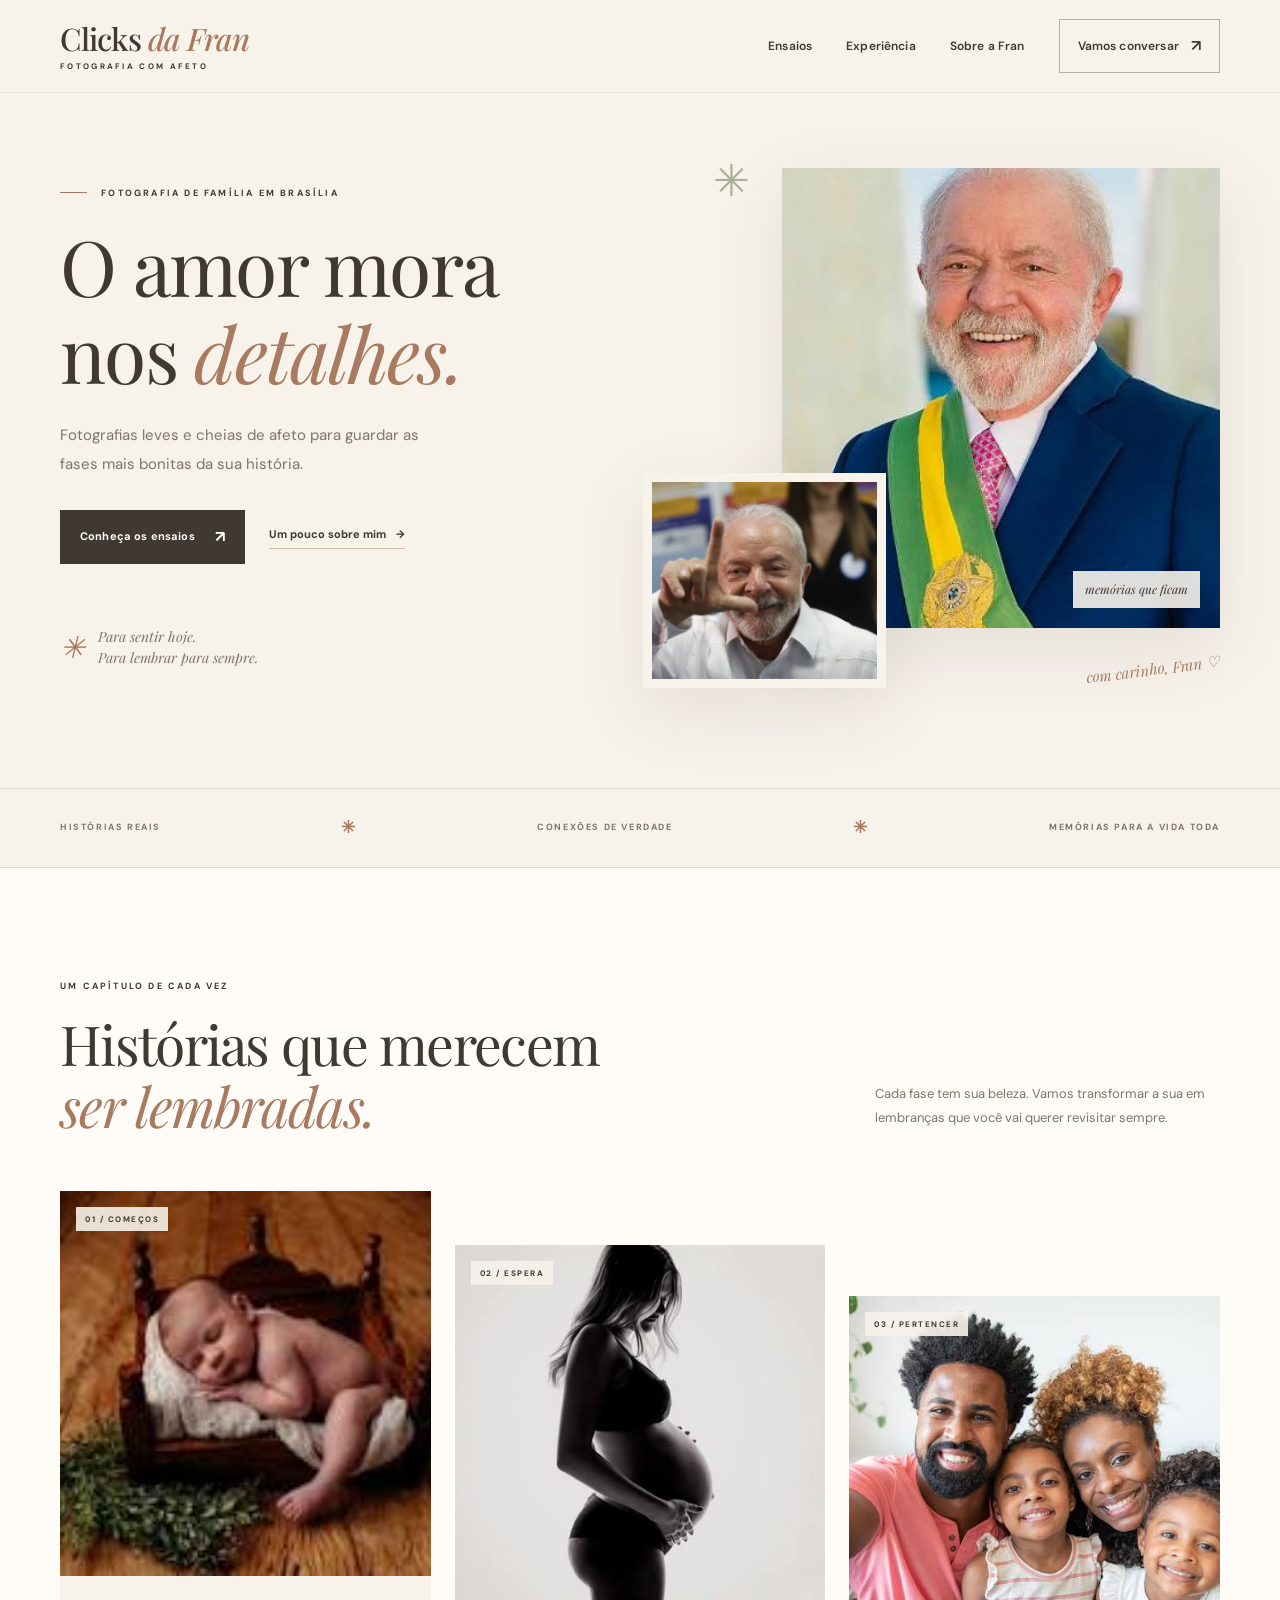
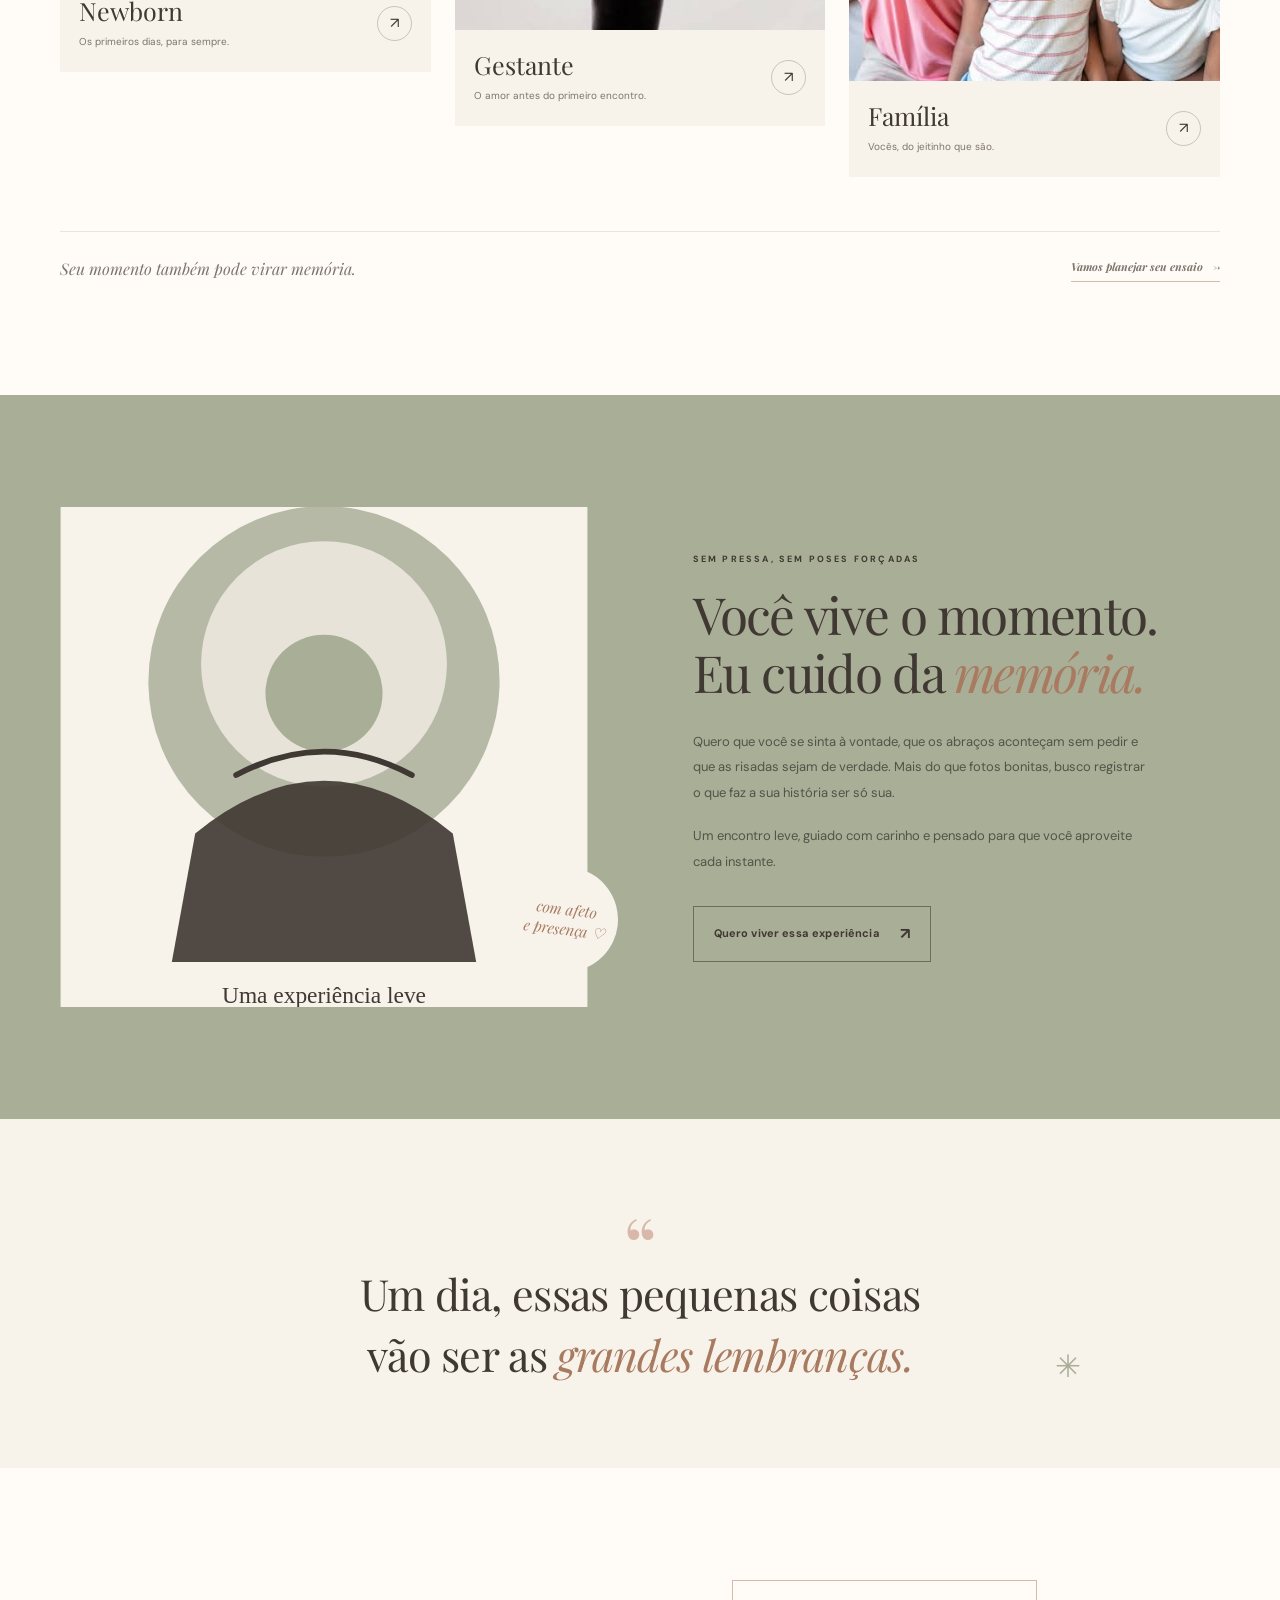
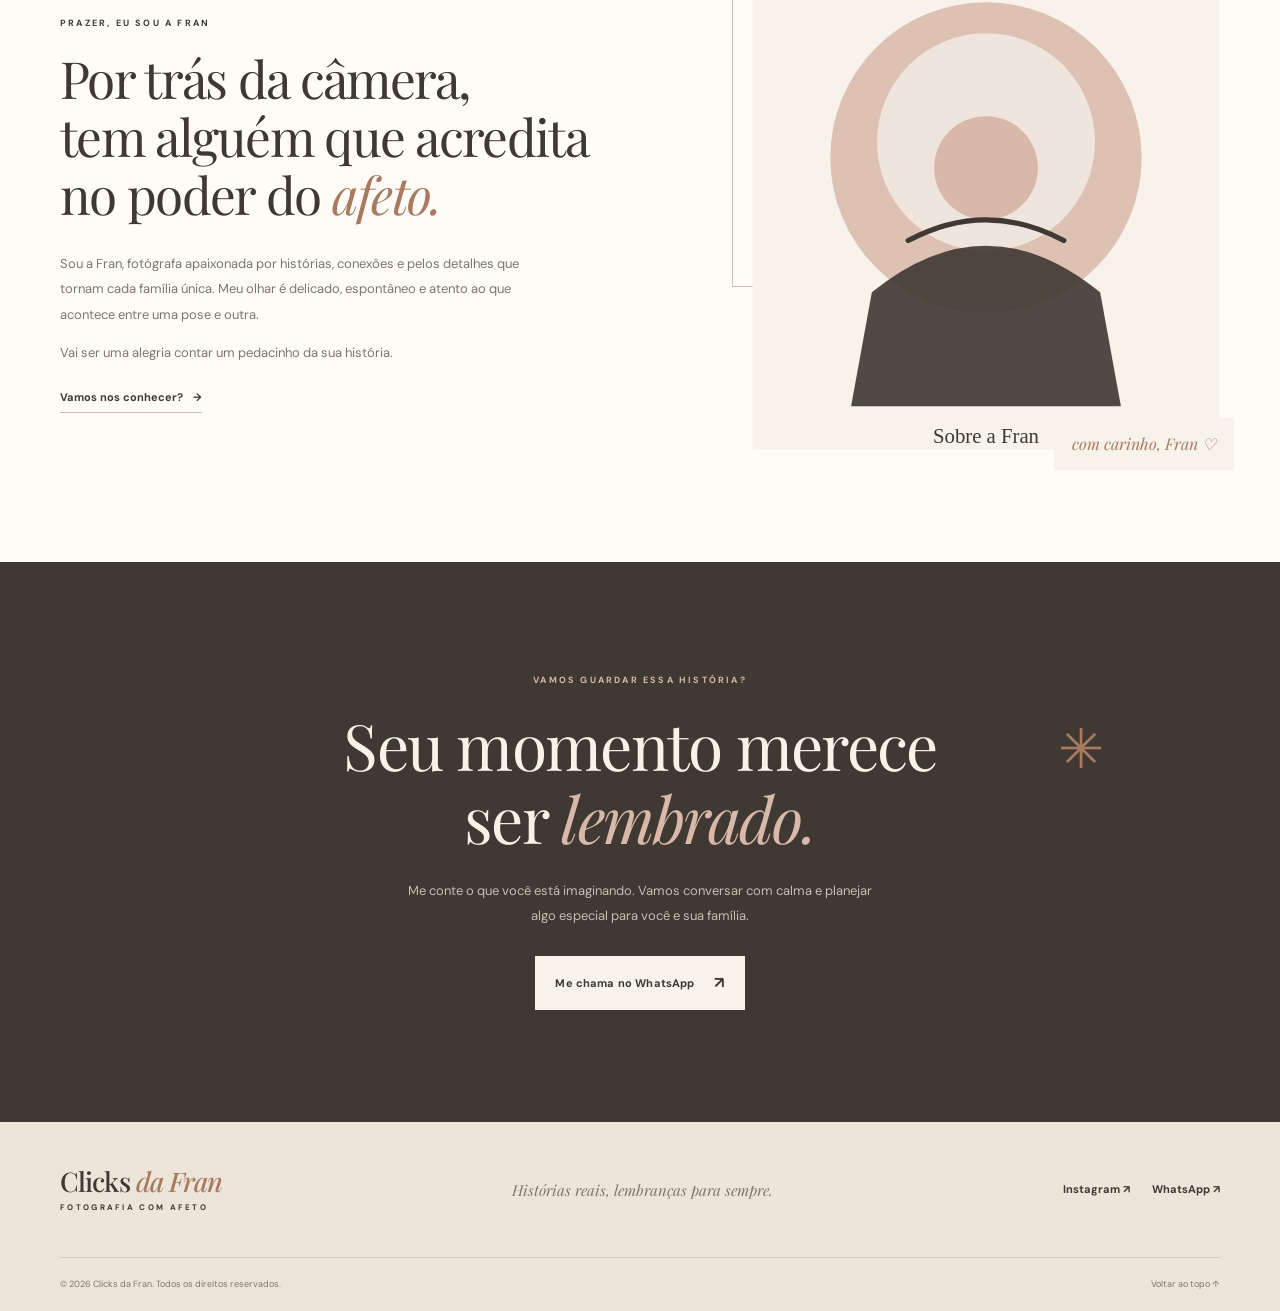
<file: index.html>
<!doctype html>
<html lang="pt-BR">
<head>
  <meta charset="utf-8">
  <meta name="viewport" content="width=device-width, initial-scale=1">
  <meta name="theme-color" content="#F7F2EA">
  <meta name="description" content="Fotografia de família, gestante e recém-nascidos em Brasília. Memórias delicadas, verdadeiras e cheias de afeto com a Clicks da Fran.">
  <title>Clicks da Fran | Fotografia com afeto</title>
  <link rel="icon" href="assets/favicon.svg" type="image/svg+xml">
  <link rel="preconnect" href="https://fonts.googleapis.com">
  <link rel="preconnect" href="https://fonts.gstatic.com" crossorigin>
  <link href="https://fonts.googleapis.com/css2?family=DM+Sans:wght@400;500;600;700&family=Playfair+Display:ital,wght@0,400;0,500;0,600;1,400;1,500&display=swap" rel="stylesheet">
  <link rel="stylesheet" href="css/style.css">
  <script src="js/main.js" defer></script>
</head>
<body>
  <a class="skip-link" href="#conteudo">Pular para o conteúdo</a>
  <header class="site-header" id="topo">
    <div class="container header-inner">
      <a class="brand" href="#topo" aria-label="Clicks da Fran — início">
        <span class="brand-script">Clicks <span>da Fran</span></span>
        <span class="brand-caption">FOTOGRAFIA COM AFETO</span>
      </a>
      <button class="menu-toggle" type="button" aria-label="Abrir menu" aria-expanded="false" aria-controls="main-nav">
        <span></span><span></span>
      </button>
      <nav class="main-nav" id="main-nav" aria-label="Navegação principal">
        <a href="#ensaios">Ensaios</a>
        <a href="#experiencia">Experiência</a>
        <a href="#sobre">Sobre a Fran</a>
        <a class="nav-cta" href="#contato">Vamos conversar <span aria-hidden="true">↗</span></a>
      </nav>
    </div>
  </header>

  <main id="conteudo">
    <section class="hero section-pad">
      <div class="container hero-grid">
        <div class="hero-copy">
          <p class="eyebrow"><span class="eyebrow-line"></span> FOTOGRAFIA DE FAMÍLIA EM BRASÍLIA</p>
          <h1>O amor mora<br>nos <em>detalhes.</em></h1>
          <p class="hero-description">Fotografias leves e cheias de afeto para guardar as fases mais bonitas da sua história.</p>
          <div class="hero-actions">
            <a class="button button-primary" href="#ensaios">Conheça os ensaios <span aria-hidden="true">↗</span></a>
            <a class="text-link" href="#sobre">Um pouco sobre mim <span aria-hidden="true">→</span></a>
          </div>
          <div class="hero-note"><span class="note-star">✳</span><span>Para sentir hoje.<br>Para lembrar para sempre.</span></div>
        </div>
        <div class="hero-art" aria-label="Composição ilustrativa em tons naturais">
          <div class="hero-photo hero-photo-main">
            <img src="assets/images/hero-principal.jpg" alt="Ilustração provisória para a foto principal do site">
            <span class="photo-label">memórias que ficam</span>
          </div>
          <div class="hero-photo hero-photo-small">
            <img src="assets/images/hero-detalhe.jpg" alt="Ilustração provisória de detalhe afetivo">
          </div>
          <span class="hero-scribble" aria-hidden="true">com carinho, Fran ♡</span>
          <span class="hero-ornament" aria-hidden="true">✳</span>
        </div>
      </div>
    </section>

    <section class="intro-strip">
      <div class="container intro-strip-inner">
        <span>Histórias reais</span><i aria-hidden="true">✳</i>
        <span>Conexões de verdade</span><i aria-hidden="true">✳</i>
        <span>Memórias para a vida toda</span>
      </div>
    </section>

    <section class="section-pad portfolio-section" id="ensaios">
      <div class="container">
        <div class="section-heading">
          <div>
            <p class="eyebrow">UM CAPÍTULO DE CADA VEZ</p>
            <h2>Histórias que merecem<br><em>ser lembradas.</em></h2>
          </div>
          <p class="section-intro">Cada fase tem sua beleza. Vamos transformar a sua em lembranças que você vai querer revisitar sempre.</p>
        </div>
        <div class="portfolio-grid">
          <a class="portfolio-card portfolio-card-tall" href="newborn.html" aria-label="Conheça os ensaios newborn">
            <img src="assets/images/ensaio-newborn.jpg" alt="Ilustração provisória para ensaio newborn">
            <span class="card-index">01 / COMEÇOS</span>
            <span class="portfolio-card-caption"><span><strong>Newborn</strong><small>Os primeiros dias, para sempre.</small></span><span class="round-arrow" aria-hidden="true">↗</span></span>
          </a>
          <a class="portfolio-card portfolio-card-offset" href="gestante.html" aria-label="Conheça os ensaios de gestante">
            <img src="assets/images/ensaio-gestante.jpg" alt="Ilustração provisória para ensaio de gestante">
            <span class="card-index">02 / ESPERA</span>
            <span class="portfolio-card-caption"><span><strong>Gestante</strong><small>O amor antes do primeiro encontro.</small></span><span class="round-arrow" aria-hidden="true">↗</span></span>
          </a>
          <a class="portfolio-card portfolio-card-family" href="familia.html" aria-label="Conheça os ensaios de família">
            <img src="assets/images/ensaio-familia.jpg" alt="Ilustração provisória para ensaio de família">
            <span class="card-index">03 / PERTENCER</span>
            <span class="portfolio-card-caption"><span><strong>Família</strong><small>Vocês, do jeitinho que são.</small></span><span class="round-arrow" aria-hidden="true">↗</span></span>
          </a>
        </div>
        <div class="portfolio-footnote"><span>Seu momento também pode virar memória.</span><a class="text-link" href="#contato">Vamos planejar seu ensaio <span aria-hidden="true">→</span></a></div>
      </div>
    </section>

    <section class="experience-section section-pad" id="experiencia">
      <div class="container experience-grid">
        <div class="experience-image">
          <img src="assets/images/experiencia.svg" alt="Ilustração provisória em tons naturais">
          <span class="image-stamp">com afeto<br>e presença ♡</span>
        </div>
        <div class="experience-copy">
          <p class="eyebrow">SEM PRESSA, SEM POSES FORÇADAS</p>
          <h2>Você vive o momento.<br>Eu cuido da <em>memória.</em></h2>
          <p>Quero que você se sinta à vontade, que os abraços aconteçam sem pedir e que as risadas sejam de verdade. Mais do que fotos bonitas, busco registrar o que faz a sua história ser só sua.</p>
          <p>Um encontro leve, guiado com carinho e pensado para que você aproveite cada instante.</p>
          <a class="button button-outline" href="#contato">Quero viver essa experiência <span aria-hidden="true">↗</span></a>
        </div>
      </div>
    </section>

    <section class="quote-section section-pad">
      <div class="container quote-inner">
        <span class="quote-mark" aria-hidden="true">“</span>
        <p>Um dia, essas pequenas coisas<br>vão ser as <em>grandes lembranças.</em></p>
        <span class="quote-flower" aria-hidden="true">✳</span>
      </div>
    </section>

    <section class="section-pad about-section" id="sobre">
      <div class="container about-grid">
        <div class="about-copy">
          <p class="eyebrow">PRAZER, EU SOU A FRAN</p>
          <h2>Por trás da câmera,<br>tem alguém que acredita<br>no poder do <em>afeto.</em></h2>
          <p>Sou a Fran, fotógrafa apaixonada por histórias, conexões e pelos detalhes que tornam cada família única. Meu olhar é delicado, espontâneo e atento ao que acontece entre uma pose e outra.</p>
          <p>Vai ser uma alegria contar um pedacinho da sua história.</p>
          <a class="text-link" href="#contato">Vamos nos conhecer? <span aria-hidden="true">→</span></a>
        </div>
        <div class="about-image">
          <img src="assets/images/sobre-fran.svg" alt="Espaço reservado para uma foto da Fran">
          <span class="about-image-caption">com carinho, Fran ♡</span>
        </div>
      </div>
    </section>

    <section class="contact-section section-pad" id="contato">
      <div class="container contact-inner">
        <p class="eyebrow">VAMOS GUARDAR ESSA HISTÓRIA?</p>
        <h2>Seu momento merece<br>ser <em>lembrado.</em></h2>
        <p>Me conte o que você está imaginando. Vamos conversar com calma e planejar algo especial para você e sua família.</p>
        <a class="button button-light" data-whatsapp href="https://wa.me/" target="_blank" rel="noopener noreferrer">Me chama no WhatsApp <span aria-hidden="true">↗</span></a>
        <span class="contact-spark" aria-hidden="true">✳</span>
      </div>
    </section>
  </main>

  <footer class="site-footer">
    <div class="container footer-main">
      <a class="brand footer-brand" href="#topo" aria-label="Clicks da Fran — voltar ao início">
        <span class="brand-script">Clicks <span>da Fran</span></span>
        <span class="brand-caption">FOTOGRAFIA COM AFETO</span>
      </a>
      <p>Histórias reais, lembranças para sempre.</p>
      <div class="footer-links">
        <a data-instagram href="https://instagram.com/clicksdafran" target="_blank" rel="noopener noreferrer">Instagram ↗</a>
        <a data-whatsapp href="https://wa.me/" target="_blank" rel="noopener noreferrer">WhatsApp ↗</a>
      </div>
    </div>
    <div class="container footer-bottom">
      <span>© <span id="current-year"></span> Clicks da Fran. Todos os direitos reservados.</span>
      <a href="#topo">Voltar ao topo ↑</a>
    </div>
  </footer>
</body>
</html>
</file>
<file: css/style.css>
/* Clicks da Fran — paleta Afeto Atemporal */
:root {
  --color-ivory: #F7F2EA;
  --color-rose: #D8B8A8;
  --color-sage: #A9AE97;
  --color-terracotta: #A87B61;
  --color-cocoa: #403832;
  --color-white: #FFFCF8;
  --color-muted: #7E756D;
  --font-body: "DM Sans", sans-serif;
  --font-display: "Playfair Display", Georgia, serif;
  --container: 1160px;
  --radius-card: 3px;
  --shadow-soft: 0 22px 65px rgba(64, 56, 50, .10);
}
* { box-sizing: border-box; }
html { scroll-behavior: smooth; scroll-padding-top: 90px; }
body { margin: 0; background: var(--color-ivory); color: var(--color-cocoa); font-family: var(--font-body); font-size: 15px; line-height: 1.75; -webkit-font-smoothing: antialiased; }
img { display: block; max-width: 100%; }
a { color: inherit; text-decoration: none; }
button, a { -webkit-tap-highlight-color: transparent; }
button { font: inherit; }
.container { width: min(var(--container), calc(100% - 64px)); margin-inline: auto; }
.section-pad { padding-block: 112px; }
.skip-link { position: absolute; top: -50px; left: 16px; z-index: 1000; padding: 8px 12px; background: var(--color-cocoa); color: white; }
.skip-link:focus { top: 12px; }
.site-header { position: sticky; top: 0; z-index: 100; background: rgba(247,242,234,.94); backdrop-filter: blur(14px); border-bottom: 1px solid rgba(64,56,50,.08); }
.header-inner { min-height: 92px; display: flex; align-items: center; justify-content: space-between; gap: 32px; }
.brand { display: inline-flex; flex-direction: column; line-height: 1; flex-shrink: 0; }
.brand-script { font-family: var(--font-display); font-size: 31px; letter-spacing: -.9px; font-weight: 500; }
.brand-script span { font-style: italic; color: var(--color-terracotta); }
.brand-caption { margin-top: 8px; font-size: 8px; font-weight: 700; letter-spacing: 2.3px; }
.main-nav { display: flex; align-items: center; gap: 34px; font-size: 12px; font-weight: 600; letter-spacing: .15px; }
.main-nav a:not(.nav-cta) { transition: color .2s ease; }
.main-nav a:not(.nav-cta):hover, .footer-links a:hover { color: var(--color-terracotta); }
.nav-cta { display: inline-flex; align-items: center; gap: 12px; padding: 12px 18px; border: 1px solid rgba(64,56,50,.35); transition: background .2s, color .2s, border-color .2s; }
.nav-cta:hover { background: var(--color-cocoa); color: var(--color-ivory); border-color: var(--color-cocoa); }
.nav-cta span, .button span { font-size: 16px; }
.menu-toggle { display: none; border: 0; padding: 8px; background: transparent; color: var(--color-cocoa); cursor: pointer; }
.menu-toggle span { display: block; width: 25px; height: 1px; background: currentColor; margin: 6px 0; }
.hero { padding-top: 75px; padding-bottom: 100px; overflow: hidden; }
.hero-grid { display: grid; grid-template-columns: .94fr 1.06fr; align-items: center; gap: 72px; }
.eyebrow { margin: 0 0 22px; font-size: 9px; font-weight: 700; letter-spacing: 2.2px; line-height: 1.5; }
.eyebrow-line { display: inline-block; width: 27px; height: 1px; margin: 0 10px 3px 0; background: var(--color-terracotta); }
h1, h2, p { margin-top: 0; }
h1, h2 { font-family: var(--font-display); font-weight: 400; letter-spacing: -1.7px; line-height: 1.13; }
h1 { margin-bottom: 25px; font-size: clamp(54px, 6vw, 79px); }
h1 em, h2 em { color: var(--color-terracotta); font-weight: 400; }
.hero-description { max-width: 390px; margin-bottom: 32px; color: var(--color-muted); font-size: 15px; line-height: 1.9; }
.hero-actions { display: flex; flex-wrap: wrap; align-items: center; gap: 24px; }
.button { min-height: 51px; display: inline-flex; justify-content: center; align-items: center; gap: 20px; padding: 13px 20px; font-size: 11px; font-weight: 700; letter-spacing: .15px; transition: transform .2s, background .2s, color .2s; }
.button:hover { transform: translateY(-2px); }
.button-primary { background: var(--color-cocoa); color: var(--color-white); }
.button-primary:hover { background: var(--color-terracotta); }
.text-link { display: inline-flex; align-items: center; gap: 10px; padding-bottom: 4px; border-bottom: 1px solid var(--color-rose); font-size: 11px; font-weight: 700; }
.text-link span { transition: transform .2s; }
.text-link:hover span { transform: translateX(4px); }
.hero-note { display: flex; align-items: center; gap: 13px; margin-top: 60px; color: var(--color-muted); font-family: var(--font-display); font-size: 14px; font-style: italic; line-height: 1.5; }
.note-star { color: var(--color-terracotta); font-size: 30px; }
.hero-art { min-height: 520px; position: relative; }
.hero-photo { position: absolute; overflow: hidden; background: var(--color-rose); box-shadow: var(--shadow-soft); }
.hero-photo img { width: 100%; height: 100%; object-fit: cover; }
.hero-photo-main { width: 76%; height: 460px; top: 0; right: 0; }
.hero-photo-small { width: 42%; height: 215px; bottom: 0; left: 0; border: 9px solid var(--color-ivory); }
.photo-label { position: absolute; bottom: 20px; right: 20px; padding: 8px 12px; background: rgba(247,242,234,.9); font-family: var(--font-display); font-size: 12px; font-style: italic; }
.hero-scribble { position: absolute; right: 0; bottom: 6px; color: var(--color-terracotta); font-family: var(--font-display); font-size: 15px; font-style: italic; transform: rotate(-7deg); }
.hero-ornament { position: absolute; top: -25px; left: 12%; color: var(--color-sage); font-size: 44px; }
.intro-strip { border-block: 1px solid rgba(64,56,50,.13); }
.intro-strip-inner { display: flex; justify-content: space-between; align-items: center; gap: 16px; min-height: 78px; color: var(--color-muted); font-size: 9px; font-weight: 700; letter-spacing: 1.6px; text-transform: uppercase; }
.intro-strip i { color: var(--color-terracotta); font-size: 17px; font-style: normal; }
.portfolio-section { background: var(--color-white); }
.section-heading { display: flex; justify-content: space-between; align-items: end; gap: 60px; margin-bottom: 55px; }
.section-heading .eyebrow { margin-bottom: 18px; }
h2 { margin-bottom: 0; font-size: clamp(39px, 4.3vw, 57px); }
.section-intro { max-width: 345px; margin-bottom: 5px; color: var(--color-muted); font-size: 13px; line-height: 1.9; }
.portfolio-grid { display: grid; grid-template-columns: 1fr 1fr 1fr; align-items: start; gap: 24px; }
.portfolio-card { min-width: 0; position: relative; display: block; background: var(--color-ivory); }
.portfolio-card img { width: 100%; height: 385px; object-fit: cover; transition: transform .6s cubic-bezier(.2,.7,.2,1); }
.portfolio-card { overflow: hidden; }
.portfolio-card:hover img { transform: scale(1.035); }
.portfolio-card-offset { margin-top: 54px; }
.portfolio-card-family { margin-top: 105px; }
.card-index { position: absolute; top: 16px; left: 16px; padding: 5px 9px; background: rgba(247,242,234,.9); font-size: 8px; font-weight: 700; letter-spacing: 1.5px; }
.portfolio-card-caption { display: flex; align-items: center; justify-content: space-between; gap: 12px; padding: 20px 19px 22px; }
.portfolio-card-caption strong { display: block; font-family: var(--font-display); font-size: 25px; font-weight: 400; line-height: 1.2; }
.portfolio-card-caption small { display: block; margin-top: 7px; color: var(--color-muted); font-size: 10px; }
.round-arrow { width: 35px; height: 35px; display: grid; place-items: center; border: 1px solid rgba(64,56,50,.25); border-radius: 50%; transition: background .2s, color .2s; }
.portfolio-card:hover .round-arrow { background: var(--color-cocoa); color: white; }
.portfolio-footnote { display: flex; justify-content: space-between; align-items: center; gap: 20px; margin-top: 54px; padding-top: 23px; border-top: 1px solid rgba(64,56,50,.12); color: var(--color-muted); font-family: var(--font-display); font-size: 16px; font-style: italic; }
.experience-section { background: var(--color-sage); }
.experience-grid { display: grid; grid-template-columns: 1fr 1fr; align-items: center; gap: 105px; }
.experience-image { min-height: 500px; position: relative; }
.experience-image > img { position: absolute; inset: 0; width: 100%; height: 100%; object-fit: cover; }
.image-stamp { position: absolute; right: -30px; bottom: 35px; width: 105px; height: 105px; display: grid; place-items: center; border-radius: 50%; background: var(--color-ivory); color: var(--color-terracotta); font-family: var(--font-display); font-size: 15px; font-style: italic; line-height: 1.3; text-align: center; transform: rotate(7deg); }
.experience-copy .eyebrow { margin-bottom: 20px; }
.experience-copy h2 { margin-bottom: 27px; font-size: clamp(38px, 4vw, 53px); }
.experience-copy p:not(.eyebrow) { max-width: 460px; margin-bottom: 18px; color: #4F5548; font-size: 13px; line-height: 1.95; }
.button-outline { margin-top: 14px; border: 1px solid rgba(64,56,50,.55); }
.button-outline:hover { background: var(--color-cocoa); color: var(--color-white); }
.quote-section { padding-block: 84px; background: var(--color-ivory); }
.quote-inner { position: relative; text-align: center; }
.quote-mark { display: block; height: 48px; color: var(--color-rose); font-family: var(--font-display); font-size: 83px; line-height: 1; }
.quote-inner p { margin: 12px 0 0; font-family: var(--font-display); font-size: clamp(29px, 3.5vw, 43px); line-height: 1.4; letter-spacing: -.7px; }
.quote-inner em { color: var(--color-terracotta); }
.quote-flower { position: absolute; right: 12%; bottom: -10px; color: var(--color-sage); font-size: 31px; }
.about-section { background: var(--color-white); }
.about-grid { display: grid; grid-template-columns: 1.08fr .92fr; align-items: center; gap: 100px; }
.about-copy .eyebrow { margin-bottom: 20px; }
.about-copy h2 { margin-bottom: 27px; font-size: clamp(37px, 4vw, 52px); }
.about-copy p:not(.eyebrow) { max-width: 465px; color: var(--color-muted); font-size: 13px; line-height: 1.95; }
.about-copy .text-link { margin-top: 10px; }
.about-image { position: relative; padding: 20px 0 0 20px; }
.about-image::before { content: ""; position: absolute; top: 0; left: 0; width: 62%; height: 65%; border: 1px solid var(--color-rose); }
.about-image img { position: relative; width: 100%; height: 450px; object-fit: cover; }
.about-image-caption { position: absolute; bottom: -20px; right: -14px; padding: 12px 18px; background: var(--color-ivory); color: var(--color-terracotta); font-family: var(--font-display); font-size: 16px; font-style: italic; }
.contact-section { position: relative; overflow: hidden; background: var(--color-cocoa); color: var(--color-ivory); text-align: center; }
.contact-inner { position: relative; }
.contact-section .eyebrow { color: var(--color-rose); }
.contact-section h2 { margin-bottom: 25px; font-size: clamp(44px, 5vw, 65px); }
.contact-section h2 em { color: var(--color-rose); }
.contact-section p:not(.eyebrow) { max-width: 470px; margin: 0 auto 28px; color: rgba(247,242,234,.72); font-size: 13px; line-height: 1.9; }
.button-light { background: var(--color-ivory); color: var(--color-cocoa); }
.button-light:hover { background: var(--color-rose); }
.contact-spark { position: absolute; top: 8%; right: 10%; color: var(--color-terracotta); font-size: 55px; }
.site-footer { background: #EDE5DA; }
.footer-main { min-height: 135px; display: flex; align-items: center; justify-content: space-between; gap: 30px; }
.footer-brand .brand-script { font-size: 27px; }
.footer-main > p { margin: 0; color: var(--color-muted); font-family: var(--font-display); font-size: 15px; font-style: italic; }
.footer-links { display: flex; gap: 22px; font-size: 11px; font-weight: 700; }
.footer-bottom { min-height: 54px; display: flex; align-items: center; justify-content: space-between; gap: 16px; border-top: 1px solid rgba(64,56,50,.15); color: var(--color-muted); font-size: 9px; }
.footer-bottom a:hover { color: var(--color-cocoa); }
:focus-visible { outline: 2px solid var(--color-terracotta); outline-offset: 4px; }
@media (max-width: 980px) {
  .container { width: min(var(--container), calc(100% - 44px)); }
  .section-pad { padding-block: 85px; }
  .hero-grid { gap: 38px; }
  .hero-art { min-height: 450px; }
  .hero-photo-main { height: 400px; }
  .hero-photo-small { height: 175px; }
  .main-nav { gap: 20px; }
  .experience-grid, .about-grid { gap: 55px; }
  .portfolio-card img { height: 320px; }
  .portfolio-card-offset { margin-top: 35px; }
  .portfolio-card-family { margin-top: 65px; }
  .experience-image { min-height: 430px; }
  .about-image img { height: 390px; }
}
@media (max-width: 720px) {
  html { scroll-padding-top: 72px; }
  .container { width: calc(100% - 40px); }
  .section-pad { padding-block: 68px; }
  .header-inner { min-height: 76px; }
  .brand-script { font-size: 27px; }
  .menu-toggle { display: block; }
  .main-nav { position: absolute; top: 100%; left: 0; right: 0; display: none; align-items: stretch; gap: 0; padding: 10px 20px 20px; background: var(--color-ivory); border-bottom: 1px solid rgba(64,56,50,.12); box-shadow: 0 18px 25px rgba(64,56,50,.06); }
  .main-nav.is-open { display: flex; flex-direction: column; }
  .main-nav > a { padding: 13px 4px; }
  .main-nav .nav-cta { justify-content: space-between; margin-top: 8px; padding: 12px; }
  .hero { padding-top: 54px; padding-bottom: 65px; }
  .hero-grid { grid-template-columns: 1fr; gap: 45px; }
  .hero-copy { max-width: 550px; }
  h1 { font-size: clamp(53px, 13vw, 72px); }
  .hero-description { font-size: 14px; }
  .hero-note { margin-top: 36px; }
  .hero-art { min-height: min(110vw, 500px); margin-inline: 5px; }
  .hero-photo-main { width: 78%; height: 88%; }
  .hero-photo-small { width: 43%; height: 40%; border-width: 7px; }
  .hero-scribble { right: 0; bottom: -3px; font-size: 13px; }
  .hero-ornament { top: -18px; left: 4%; font-size: 34px; }
  .intro-strip-inner { min-height: auto; flex-wrap: wrap; justify-content: center; padding-block: 18px; gap: 10px 14px; font-size: 8px; letter-spacing: 1px; }
  .intro-strip-inner i { font-size: 13px; }
  .section-heading { display: block; margin-bottom: 35px; }
  .section-heading h2 { font-size: 43px; }
  .section-intro { margin-top: 22px; }
  .portfolio-grid { grid-template-columns: 1fr; gap: 28px; }
  .portfolio-card, .portfolio-card-offset, .portfolio-card-family { margin-top: 0; }
  .portfolio-card img { height: min(112vw, 440px); }
  .portfolio-card-offset { width: 92%; margin-left: auto; }
  .portfolio-card-family { width: 94%; }
  .portfolio-footnote { align-items: flex-start; flex-direction: column; gap: 14px; margin-top: 36px; font-size: 15px; }
  .experience-grid, .about-grid { grid-template-columns: 1fr; gap: 48px; }
  .experience-image { min-height: min(105vw, 440px); margin-right: 15px; }
  .image-stamp { right: -15px; width: 90px; height: 90px; font-size: 13px; }
  .experience-copy h2, .about-copy h2 { font-size: 42px; }
  .quote-section { padding-block: 60px; }
  .quote-inner p { font-size: clamp(29px, 8vw, 39px); }
  .quote-flower { right: 2%; bottom: -35px; font-size: 23px; }
  .about-grid { gap: 40px; }
  .about-image { margin: 0 8px 15px 0; }
  .about-image img { height: min(110vw, 430px); }
  .about-image-caption { right: -8px; }
  .contact-spark { top: -22px; right: 1%; font-size: 35px; }
  .contact-section h2 { font-size: 48px; }
  .footer-main { align-items: flex-start; flex-direction: column; justify-content: center; gap: 18px; padding-block: 28px; }
  .footer-main > p { margin: 0; }
  .footer-bottom { align-items: flex-start; flex-direction: column; justify-content: center; padding-block: 16px; gap: 7px; }
}
@media (prefers-reduced-motion: reduce) {
  *, *::before, *::after { scroll-behavior: auto !important; transition-duration: .01ms !important; animation-duration: .01ms !important; animation-iteration-count: 1 !important; }
}

/* ===== Páginas de ensaio ===== */
.page-hero { padding-bottom: 56px; }
.page-hero h1 { margin: 0 0 22px; font-family: var(--font-display); font-weight: 400; font-size: clamp(44px, 6vw, 78px); line-height: 1.05; }
.page-hero h1 em, .gallery-section h2 em { color: var(--color-terracotta); }
.page-hero .hero-description { max-width: 520px; margin-bottom: 30px; }
.gallery-section { background: var(--color-white); }
.gallery-section h2 { margin: 0 0 32px; font-family: var(--font-display); font-weight: 400; font-size: clamp(34px, 4vw, 50px); }
.gallery-grid { columns: 3 260px; column-gap: 16px; }
.gallery-item { display: block; width: 100%; margin: 0 0 16px; padding: 0; border: 0; background: var(--color-rose); cursor: zoom-in; break-inside: avoid; overflow: hidden; }
.gallery-item.gi-v { aspect-ratio: 3 / 4; }
.gallery-item.gi-h { aspect-ratio: 4 / 3; }
.gallery-item img { width: 100%; height: 100%; object-fit: cover; transition: transform .6s cubic-bezier(.2,.7,.2,1); }
.gallery-item:hover img { transform: scale(1.03); }
.gallery-item:focus-visible, .lb-btn:focus-visible { outline: 3px solid var(--color-terracotta); outline-offset: 3px; }
.details-grid { display: grid; grid-template-columns: repeat(auto-fit, minmax(220px, 1fr)); gap: 32px; margin: 28px 0 48px; }
.details-grid dt { font-family: var(--font-display); font-size: 24px; }
.details-grid dd { margin: 6px 0 0; color: var(--color-muted); }
.other-links { display: flex; flex-wrap: wrap; gap: 8px 24px; align-items: baseline; margin: 0; color: var(--color-muted); }
#lightbox { border: 0; padding: 0; background: transparent; max-width: 100vw; max-height: 100vh; overflow: visible; }
#lightbox::backdrop { background: rgba(64,56,50,.93); }
#lightbox img { max-width: 92vw; max-height: 86vh; object-fit: contain; }
.lb-btn { position: fixed; border: 0; border-radius: 50%; width: 46px; height: 46px; background: var(--color-ivory); color: var(--color-cocoa); font-size: 26px; line-height: 1; cursor: pointer; }
.lb-close { top: 18px; right: 18px; }
.lb-prev { left: 14px; top: 50%; transform: translateY(-50%); }
.lb-next { right: 14px; top: 50%; transform: translateY(-50%); }
</file>
